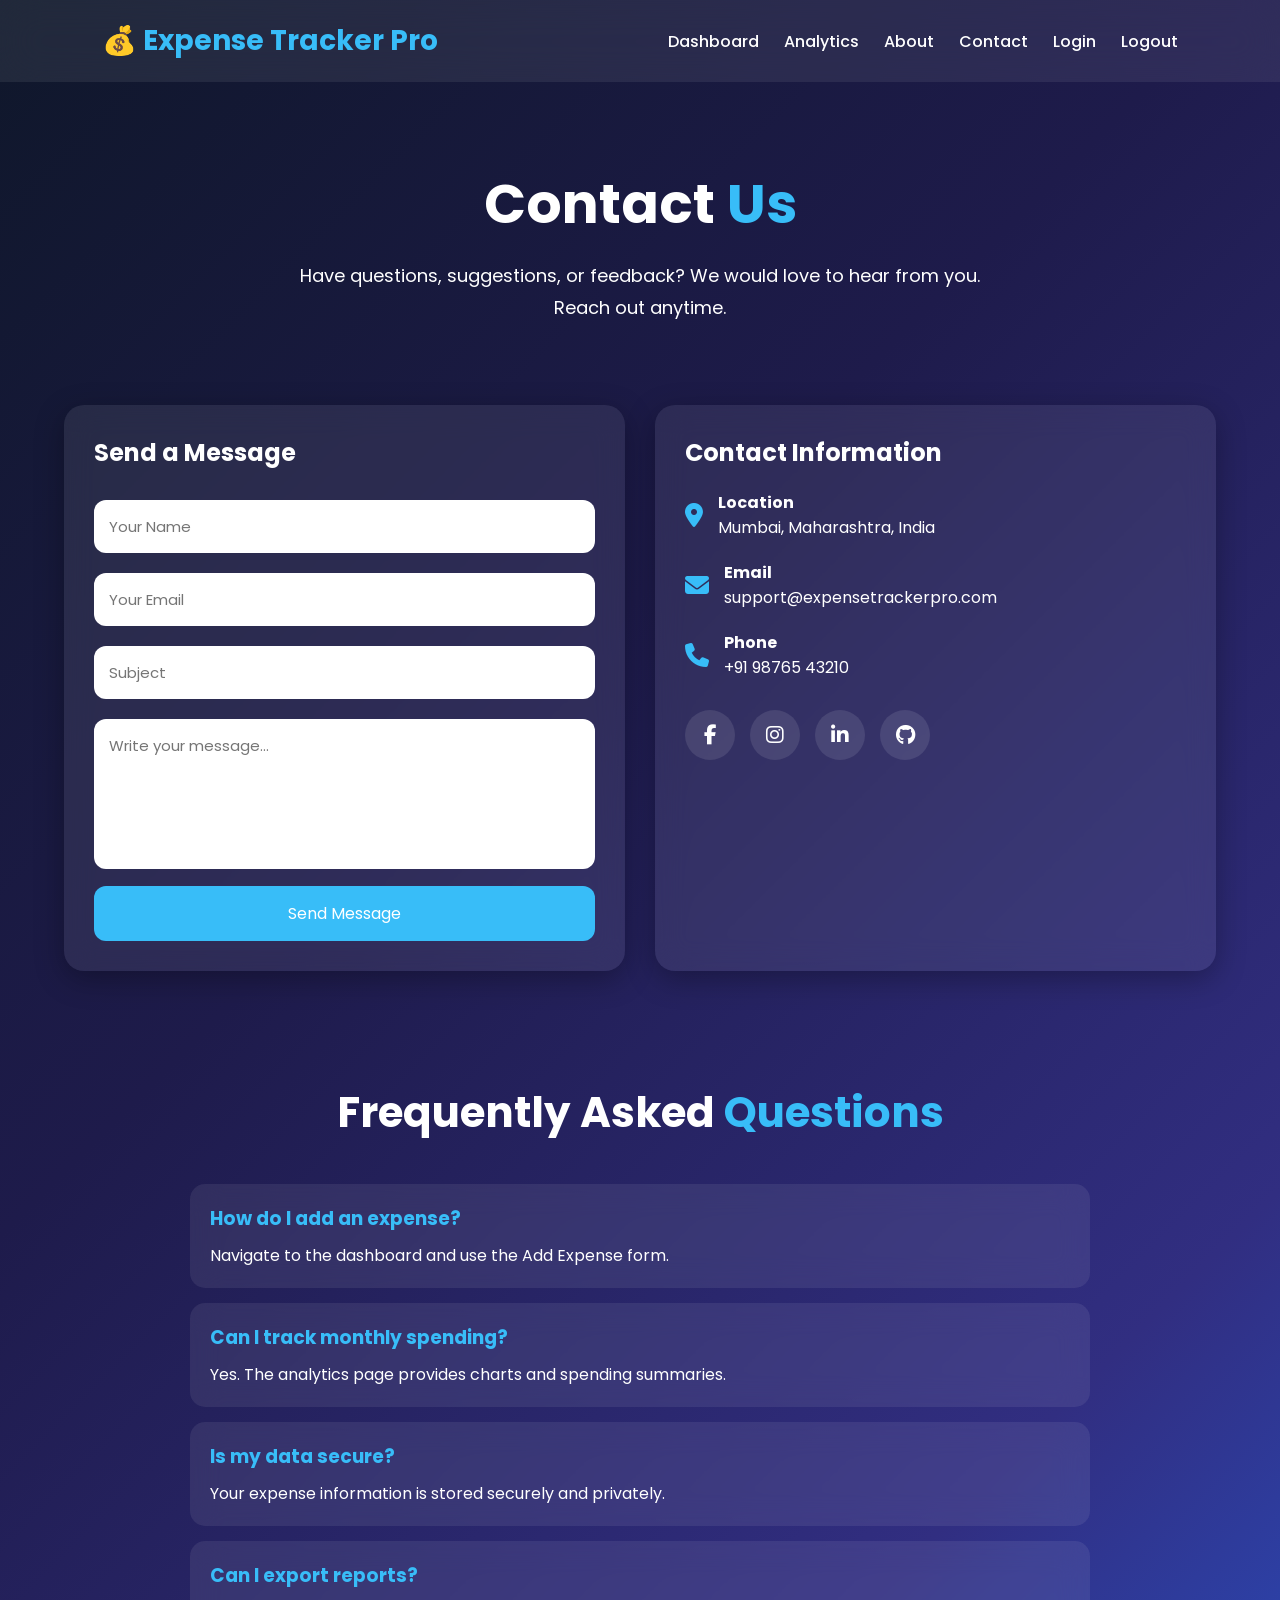
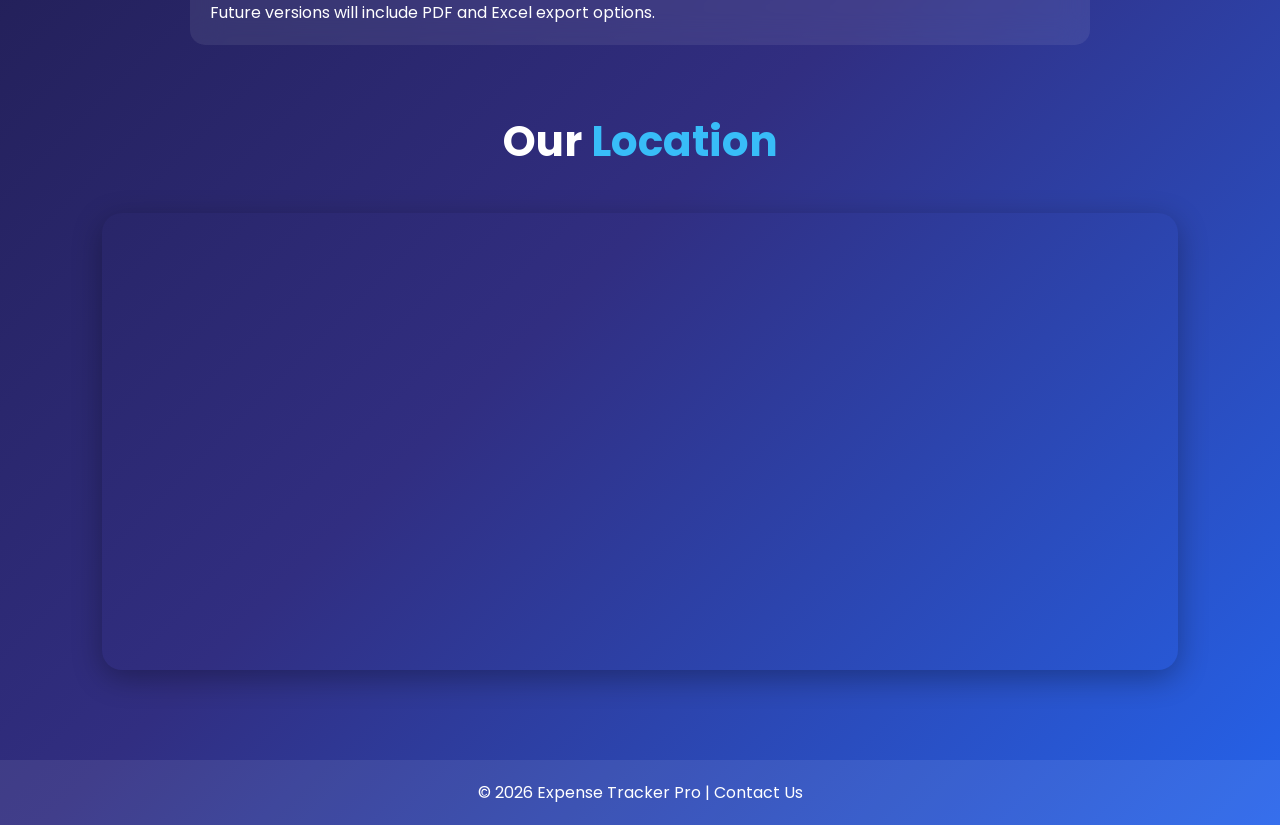
<file: contact.html>
<!DOCTYPE html>
<html lang="en">
<head>
<meta charset="UTF-8">
<meta name="viewport" content="width=device-width, initial-scale=1.0">

<title>Contact Us - Expense Tracker Pro</title>

<link rel="preconnect" href="https://fonts.googleapis.com">
<link href="https://fonts.googleapis.com/css2?family=Poppins:wght@300;400;500;600;700&display=swap" rel="stylesheet">

<link rel="stylesheet"
href="https://cdnjs.cloudflare.com/ajax/libs/font-awesome/6.5.1/css/all.min.css">

<style>

*{
margin:0;
padding:0;
box-sizing:border-box;
font-family:'Poppins',sans-serif;
}

body{
background:linear-gradient(
135deg,
#0f172a,
#1e1b4b,
#312e81,
#2563eb
);
color:white;
min-height:100vh;
}

/* NAVBAR */

.navbar{
display:flex;
justify-content:space-between;
align-items:center;
padding:20px 8%;
background:rgba(255,255,255,0.08);
backdrop-filter:blur(20px);
}

.logo{
font-size:28px;
font-weight:700;
color:#38bdf8;
}

.nav-links{
display:flex;
list-style:none;
gap:25px;
}

.nav-links a{
text-decoration:none;
color:white;
font-weight:500;
transition:.3s;
}

.nav-links a:hover{
color:#38bdf8;
}

/* HERO */

.hero{
padding:80px 8%;
text-align:center;
}

.hero h1{
font-size:55px;
margin-bottom:15px;
}

.hero span{
color:#38bdf8;
}

.hero p{
font-size:18px;
max-width:700px;
margin:auto;
line-height:1.8;
}

/* CONTACT SECTION */

.contact-container{
width:90%;
max-width:1200px;
margin:auto;
display:grid;
grid-template-columns:1fr 1fr;
gap:30px;
padding-bottom:60px;
}

.contact-form,
.contact-info{
background:rgba(255,255,255,.08);
backdrop-filter:blur(15px);
padding:30px;
border-radius:20px;
box-shadow:0 8px 30px rgba(0,0,0,.3);
}

.contact-form h2,
.contact-info h2{
margin-bottom:20px;
}

input,
textarea{
width:100%;
padding:15px;
margin:10px 0;
border:none;
border-radius:12px;
outline:none;
font-size:15px;
}

textarea{
height:150px;
resize:none;
}

.btn{
width:100%;
padding:15px;
background:#38bdf8;
border:none;
border-radius:12px;
color:white;
font-size:16px;
cursor:pointer;
transition:.3s;
}

.btn:hover{
background:#0ea5e9;
}

.info-item{
display:flex;
align-items:center;
gap:15px;
margin:20px 0;
}

.info-item i{
font-size:24px;
color:#38bdf8;
}

/* SOCIAL */

.social{
margin-top:30px;
display:flex;
gap:15px;
}

.social a{
width:50px;
height:50px;
display:flex;
justify-content:center;
align-items:center;
background:rgba(255,255,255,.1);
border-radius:50%;
color:white;
font-size:20px;
text-decoration:none;
transition:.3s;
}

.social a:hover{
background:#38bdf8;
transform:translateY(-5px);
}

/* FAQ */

.faq-section{
padding:50px 8%;
}

.section-title{
text-align:center;
font-size:42px;
margin-bottom:40px;
}

.section-title span{
color:#38bdf8;
}

.faq{
max-width:900px;
margin:auto;
}

.faq-item{
background:rgba(255,255,255,.08);
backdrop-filter:blur(15px);
padding:20px;
margin-bottom:15px;
border-radius:15px;
}

.faq-item h3{
margin-bottom:10px;
color:#38bdf8;
}

/* MAP */

.map-section{
padding:0 8% 60px;
}

.map{
overflow:hidden;
border-radius:20px;
box-shadow:0 8px 30px rgba(0,0,0,.3);
}

/* FOOTER */

footer{
text-align:center;
padding:20px;
background:rgba(255,255,255,.08);
margin-top:30px;
}

/* MOBILE */

@media(max-width:900px){

.navbar{
flex-direction:column;
gap:15px;
}

.nav-links{
flex-wrap:wrap;
justify-content:center;
}

.hero h1{
font-size:40px;
}

.contact-container{
grid-template-columns:1fr;
}

}

</style>
</head>

<body>

<nav class="navbar">

<div class="logo">
💰 Expense Tracker Pro
</div>

<ul class="nav-links">
<li><a href="index.html">Dashboard</a></li>
<li><a href="graph.html">Analytics</a></li>
<li><a href="about.html">About</a></li>
<li><a href="contact.html">Contact</a></li>
<li><a href="login.html">Login</a></li>
<li><a href="logout.html">Logout</a></li>
</ul>

</nav>

<section class="hero">

<h1>Contact <span>Us</span></h1>

<p>
Have questions, suggestions, or feedback?
We would love to hear from you. Reach out anytime.
</p>

</section>

<div class="contact-container">

<div class="contact-form">

<h2>Send a Message</h2>

<form>

<input
type="text"
placeholder="Your Name"
required>

<input
type="email"
placeholder="Your Email"
required>

<input
type="text"
placeholder="Subject">

<textarea
placeholder="Write your message..."
required></textarea>

<button class="btn" type="submit">
Send Message
</button>

</form>

</div>

<div class="contact-info">

<h2>Contact Information</h2>

<div class="info-item">
<i class="fas fa-map-marker-alt"></i>
<div>
<h4>Location</h4>
<p>Mumbai, Maharashtra, India</p>
</div>
</div>

<div class="info-item">
<i class="fas fa-envelope"></i>
<div>
<h4>Email</h4>
<p>support@expensetrackerpro.com</p>
</div>
</div>

<div class="info-item">
<i class="fas fa-phone"></i>
<div>
<h4>Phone</h4>
<p>+91 98765 43210</p>
</div>
</div>

<div class="social">

<a href="#"><i class="fab fa-facebook-f"></i></a>

<a href="#"><i class="fab fa-instagram"></i></a>

<a href="#"><i class="fab fa-linkedin-in"></i></a>

<a href="#"><i class="fab fa-github"></i></a>

</div>

</div>

</div>

<section class="faq-section">

<h2 class="section-title">
Frequently Asked <span>Questions</span>
</h2>

<div class="faq">

<div class="faq-item">
<h3>How do I add an expense?</h3>
<p>
Navigate to the dashboard and use the Add Expense form.
</p>
</div>

<div class="faq-item">
<h3>Can I track monthly spending?</h3>
<p>
Yes. The analytics page provides charts and spending summaries.
</p>
</div>

<div class="faq-item">
<h3>Is my data secure?</h3>
<p>
Your expense information is stored securely and privately.
</p>
</div>

<div class="faq-item">
<h3>Can I export reports?</h3>
<p>
Future versions will include PDF and Excel export options.
</p>
</div>

</div>

</section>

<section class="map-section">

<h2 class="section-title">
Our <span>Location</span>
</h2>

<div class="map">

<iframe
src="https://maps.google.com/maps?q=Mumbai&t=&z=13&ie=UTF8&iwloc=&output=embed"
width="100%"
height="450"
style="border:0;"
allowfullscreen=""
loading="lazy">
</iframe>

</div>

</section>

<footer>
© 2026 Expense Tracker Pro | Contact Us
</footer>

</body>
</html>
</file>
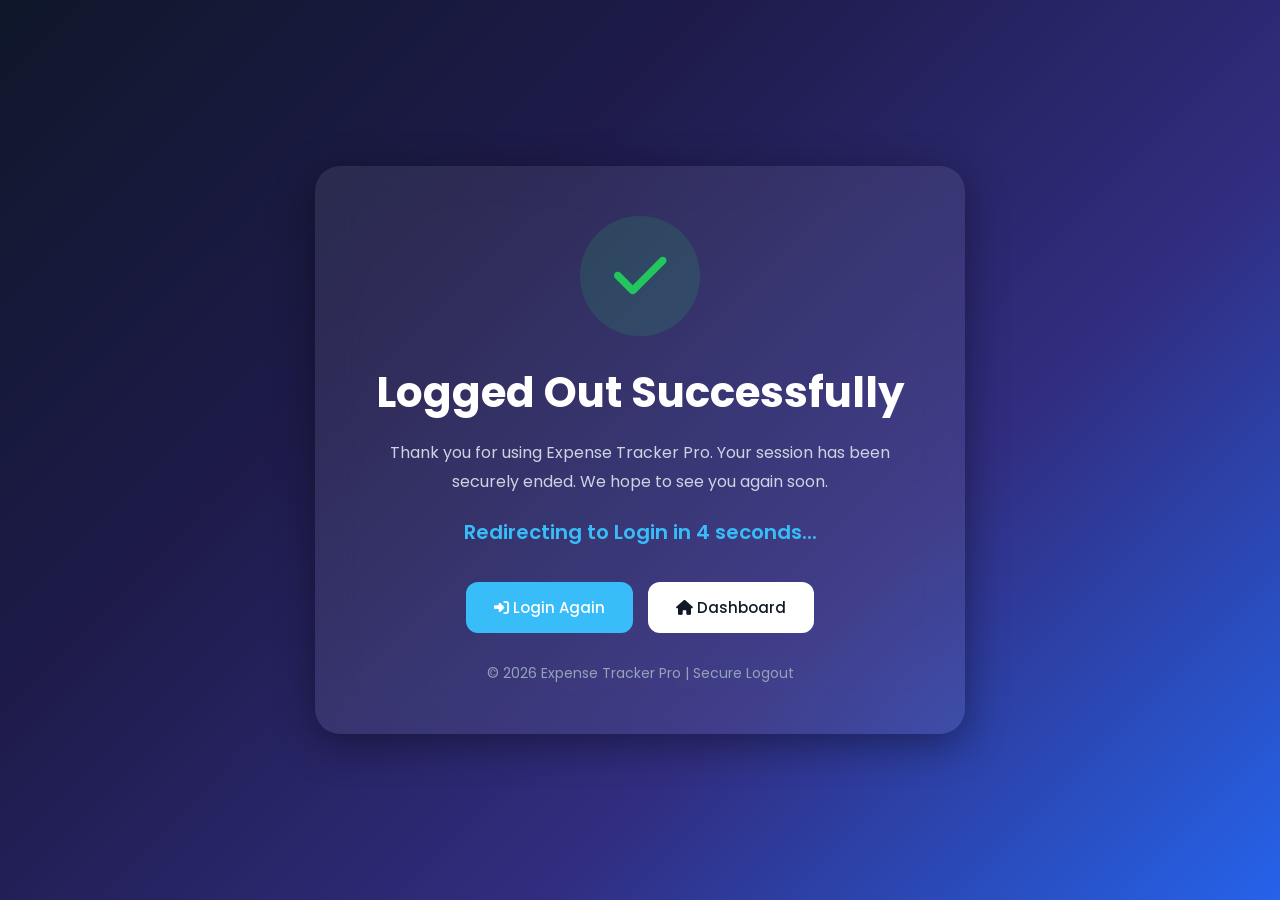
<file: logout.html>
<!DOCTYPE html>
<html lang="en">
<head>
<meta charset="UTF-8">
<meta name="viewport" content="width=device-width, initial-scale=1.0">

<title>Logout - Expense Tracker Pro</title>

<link rel="preconnect" href="https://fonts.googleapis.com">
<link href="https://fonts.googleapis.com/css2?family=Poppins:wght@300;400;500;600;700&display=swap" rel="stylesheet">

<link rel="stylesheet"
href="https://cdnjs.cloudflare.com/ajax/libs/font-awesome/6.5.1/css/all.min.css">

<style>

*{
margin:0;
padding:0;
box-sizing:border-box;
font-family:'Poppins',sans-serif;
}

body{
background:linear-gradient(
135deg,
#0f172a,
#1e1b4b,
#312e81,
#2563eb
);
min-height:100vh;
display:flex;
justify-content:center;
align-items:center;
padding:20px;
overflow:hidden;
}

/* CARD */

.logout-card{
width:100%;
max-width:650px;
background:rgba(255,255,255,.08);
backdrop-filter:blur(20px);
padding:50px;
border-radius:25px;
text-align:center;
box-shadow:0 10px 40px rgba(0,0,0,.4);
color:white;
}

/* SUCCESS ICON */

.success{
width:120px;
height:120px;
margin:auto;
border-radius:50%;
background:rgba(34,197,94,.15);
display:flex;
justify-content:center;
align-items:center;
animation:pulse 2s infinite;
}

.success i{
font-size:60px;
color:#22c55e;
}

@keyframes pulse{

0%{
transform:scale(1);
}

50%{
transform:scale(1.08);
}

100%{
transform:scale(1);
}

}

/* CONTENT */

.logout-card h1{
margin-top:25px;
font-size:42px;
}

.logout-card p{
margin-top:15px;
line-height:1.8;
color:#cbd5e1;
}

/* TIMER */

.timer{
margin-top:20px;
font-size:20px;
font-weight:600;
color:#38bdf8;
}

/* BUTTONS */

.buttons{
display:flex;
justify-content:center;
gap:15px;
margin-top:35px;
flex-wrap:wrap;
}

.btn{
padding:14px 28px;
border:none;
border-radius:12px;
cursor:pointer;
font-size:15px;
font-weight:500;
transition:.3s;
text-decoration:none;
}

.login-btn{
background:#38bdf8;
color:white;
}

.login-btn:hover{
background:#0ea5e9;
}

.home-btn{
background:white;
color:#111827;
}

.home-btn:hover{
transform:translateY(-3px);
}

/* FOOTER */

.footer{
margin-top:30px;
font-size:14px;
color:#94a3b8;
}

/* MOBILE */

@media(max-width:768px){

.logout-card{
padding:35px 20px;
}

.logout-card h1{
font-size:30px;
}

.success{
width:100px;
height:100px;
}

.success i{
font-size:50px;
}

}

</style>
</head>

<body>

<div class="logout-card">

<div class="success">
<i class="fas fa-check"></i>
</div>

<h1>Logged Out Successfully</h1>

<p>
Thank you for using Expense Tracker Pro.
Your session has been securely ended.
We hope to see you again soon.
</p>

<div class="timer">
Redirecting to Login in
<span id="countdown">5</span>
seconds...
</div>

<div class="buttons">

<a href="login.html" class="btn login-btn">
<i class="fas fa-sign-in-alt"></i>
 Login Again
</a>

<a href="index.html" class="btn home-btn">
<i class="fas fa-home"></i>
 Dashboard
</a>

</div>

<div class="footer">
© 2026 Expense Tracker Pro | Secure Logout
</div>

</div>
<script>

localStorage.removeItem("isLoggedIn");

localStorage.removeItem("user");

</script>
<script>

let seconds = 5;

let timer =
document.getElementById("countdown");

let interval =
setInterval(function(){

seconds--;

timer.innerText = seconds;

if(seconds <= 0){

clearInterval(interval);

/* Redirect to login page */

window.location.href =
"login.html";

}

},1000);

</script>

</body>
</html>
</file>
